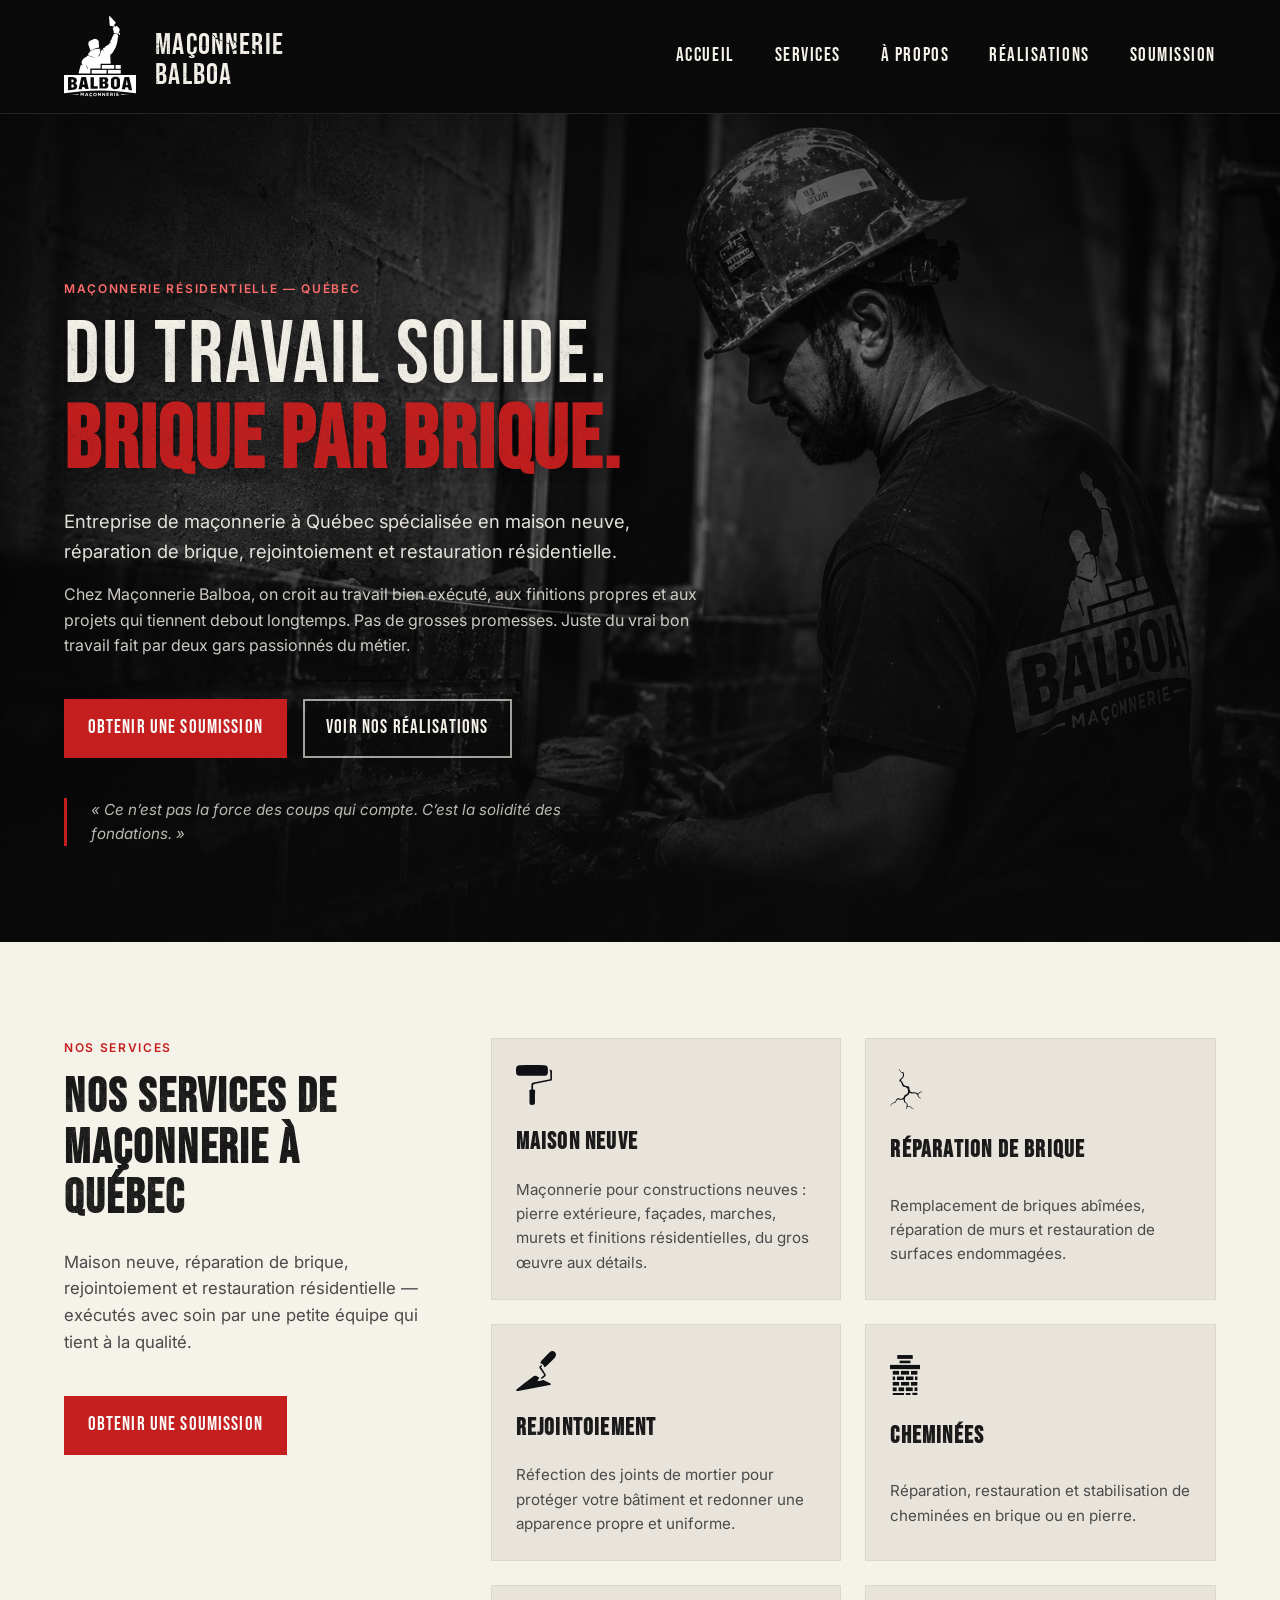
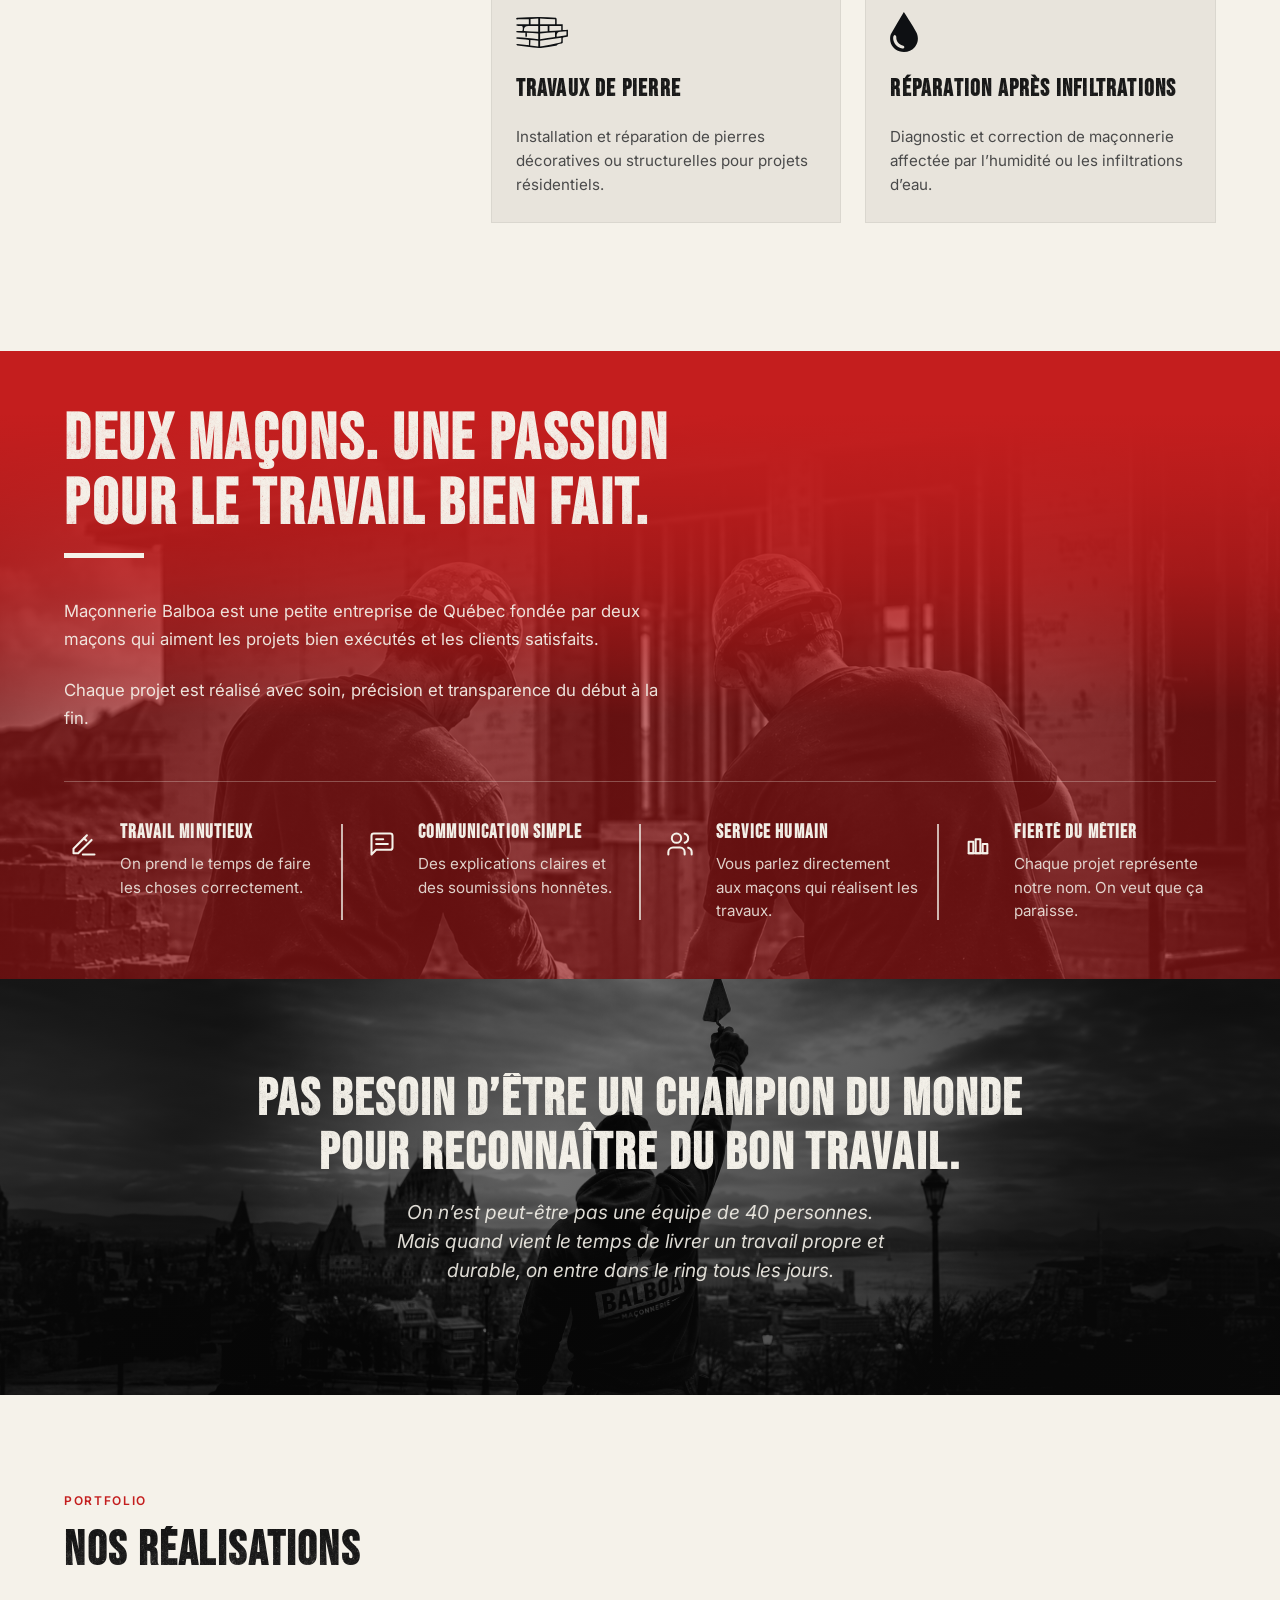
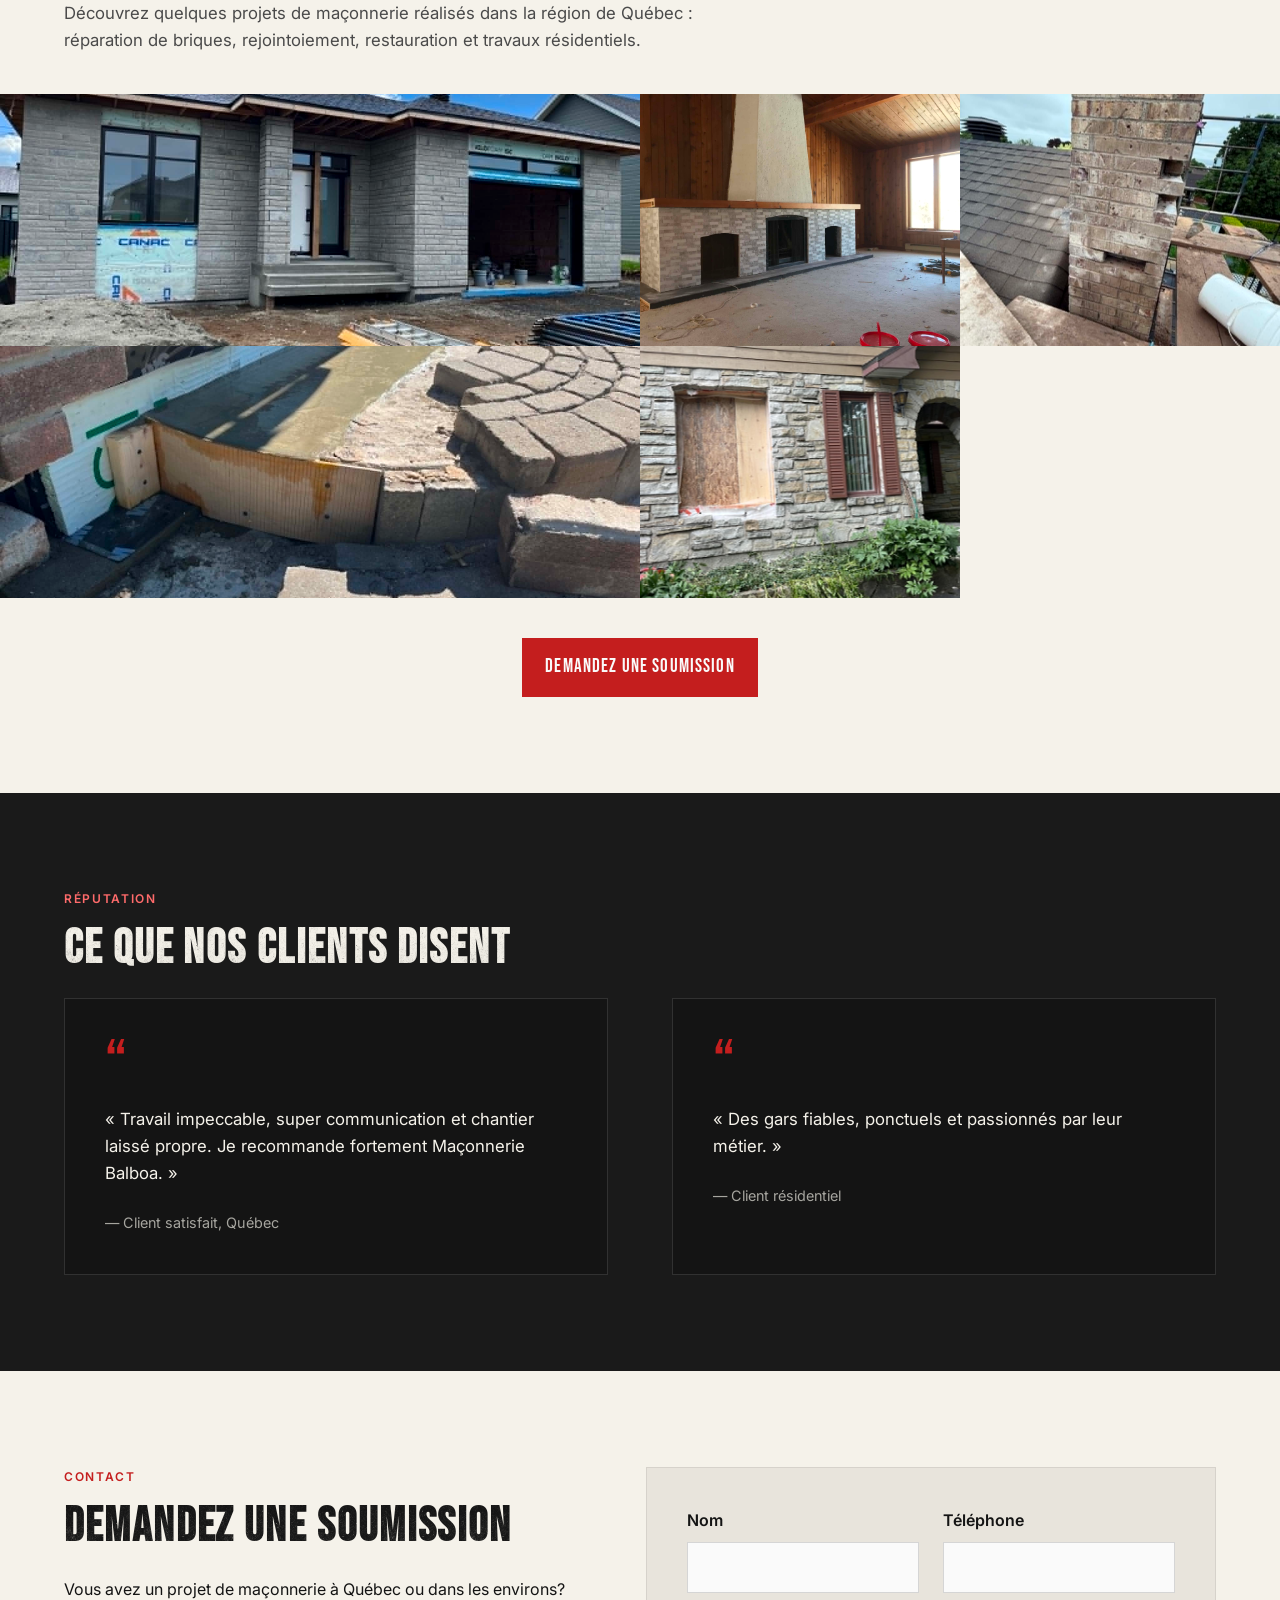
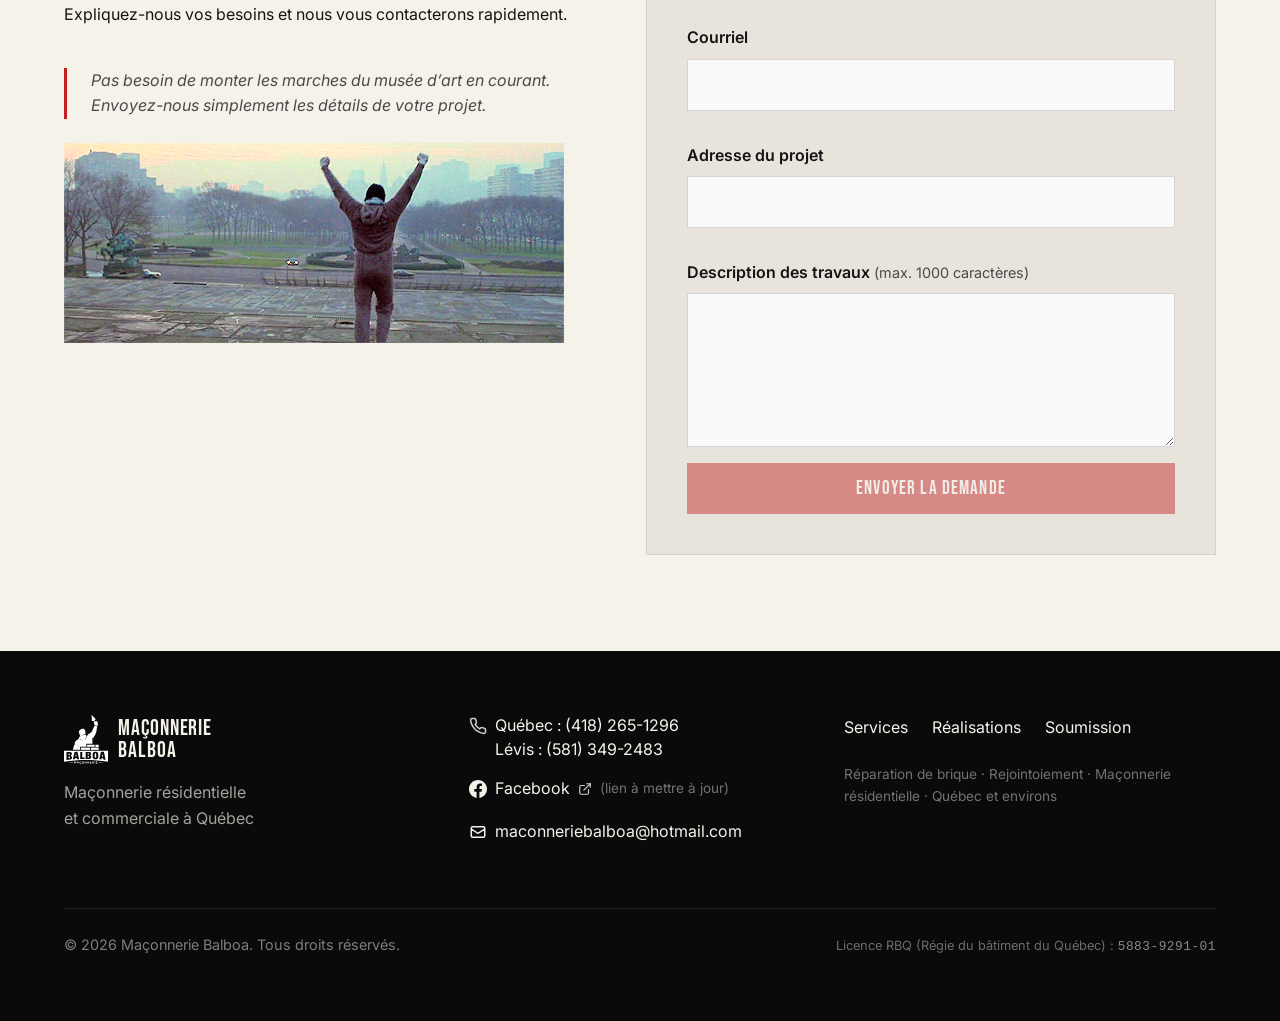
<file: index.html>
<!DOCTYPE html>
<html lang="fr-CA">
<head>
  <meta charset="utf-8">
  <meta name="viewport" content="width=device-width, initial-scale=1">
  <title>Maçonnerie Balboa | Réparation de brique et rejointoiement à Québec</title>
  <meta name="description" content="Maçonnerie Balboa offre des services de réparation de brique, rejointoiement, cheminée et maçonnerie résidentielle à Québec. Travail soigné et soumissions rapides.">
  <link rel="canonical" href="https://balboa-maconnerie.vercel.app/">
  <meta property="og:type" content="website">
  <meta property="og:locale" content="fr_CA">
  <meta property="og:title" content="Maçonnerie Balboa | Réparation de brique et rejointoiement à Québec">
  <meta property="og:description" content="Maçonnerie Balboa offre des services de réparation de brique, rejointoiement, cheminée et maçonnerie résidentielle à Québec. Travail soigné et soumissions rapides.">
  <meta property="og:url" content="https://balboa-maconnerie.vercel.app/">
  <meta property="og:image" content="https://balboa-maconnerie.vercel.app/assets/mockup-reference.png">
  <meta name="twitter:card" content="summary_large_image">
  <meta name="twitter:title" content="Maçonnerie Balboa | Maçonnerie résidentielle à Québec">
  <meta name="twitter:description" content="Réparation de brique, rejointoiement, cheminée et petits travaux résidentiels à Québec.">
  <meta name="theme-color" content="#0a0a0a">
  <link rel="preconnect" href="https://fonts.googleapis.com">
  <link rel="preconnect" href="https://fonts.gstatic.com" crossorigin>
  <link href="https://fonts.googleapis.com/css2?family=Bebas+Neue&family=Inter:wght@400;500;600;700&display=swap" rel="stylesheet">
  <link rel="stylesheet" href="/styles.css">
  <link rel="icon" href="/assets/icon.svg" type="image/svg+xml">
  <!-- Google tag (gtag.js) — Google Analytics 4 -->
  <script async src="https://www.googletagmanager.com/gtag/js?id=G-XB6FB8KQ03"></script>
  <script>
    window.dataLayer = window.dataLayer || [];
    function gtag(){dataLayer.push(arguments);}
    gtag('js', new Date());
    gtag('config', 'G-XB6FB8KQ03');
  </script>
  <script type="application/ld+json">
  {
    "@context": "https://schema.org",
    "@type": "LocalBusiness",
    "name": "Maçonnerie Balboa",
    "description": "Entreprise de maçonnerie à Québec : réparation de brique, rejointoiement, restauration de cheminée et petits travaux résidentiels.",
    "url": "https://balboa-maconnerie.vercel.app/",
    "image": "https://balboa-maconnerie.vercel.app/assets/mockup-reference.png",
    "telephone": ["+1-418-265-1296", "+1-581-349-2483"],
    "email": "maconneriebalboa@hotmail.com",
    "address": {
      "@type": "PostalAddress",
      "addressLocality": "Québec",
      "addressRegion": "QC",
      "addressCountry": "CA"
    },
    "areaServed": { "@type": "City", "name": "Québec" },
    "priceRange": "$$",
    "openingHoursSpecification": {
      "@type": "OpeningHoursSpecification",
      "dayOfWeek": ["Monday", "Tuesday", "Wednesday", "Thursday", "Friday"],
      "opens": "07:00",
      "closes": "17:00"
    }
  }
  </script>
</head>
<body>
  <a class="skip-link" href="#contenu-principal">Aller au contenu</a>

  <header class="site-header" id="accueil">
    <div class="site-header__inner layout">
      <a class="site-logo" href="#accueil" aria-label="Maçonnerie Balboa — accueil">
        <img src="/assets/logo.svg" alt="" width="72" height="81" decoding="async">
        <span class="site-logo__text crack">Maçonnerie<br>Balboa</span>
      </a>
      <button class="nav-toggle" type="button" aria-expanded="false" aria-controls="site-nav" data-nav-toggle>
        <span class="nav-toggle__bar" aria-hidden="true"></span>
        <span class="nav-toggle__bar" aria-hidden="true"></span>
        <span class="nav-toggle__bar" aria-hidden="true"></span>
        <span class="visually-hidden">Menu</span>
      </button>
      <nav class="site-nav" id="site-nav" aria-label="Navigation principale" data-site-nav>
        <ul class="site-nav__list">
          <li><a href="#accueil">Accueil</a></li>
          <li><a href="#services">Services</a></li>
          <li><a href="#a-propos">À propos</a></li>
          <li><a href="#realisations">Réalisations</a></li>
          <li><a href="#soumission">Soumission</a></li>
        </ul>
      </nav>
    </div>
  </header>

  <main id="contenu-principal">
    <section class="hero" aria-labelledby="hero-tagline">
      <div class="hero__media" role="img" aria-label="Maçon au travail sur un mur de brique, photographie en noir et blanc."></div>
      <div class="hero__overlay"></div>
      <div class="hero__bottom">
        <div class="hero__content layout">
          <h1 class="visually-hidden">Maçonnerie Balboa</h1>
          <p class="eyebrow eyebrow--on-dark">Maçonnerie résidentielle — Québec</p>
          <p id="hero-tagline" class="hero__lines">
            <span class="hero__line">Du travail solide.</span>
            <span class="hero__line hero__line--accent">Brique par brique.</span>
          </p>
          <p class="hero__lead">Entreprise de maçonnerie à Québec spécialisée en maison neuve, réparation de brique, rejointoiement et restauration résidentielle.</p>
          <p class="hero__text">Chez Maçonnerie Balboa, on croit au travail bien exécuté, aux finitions propres et aux projets qui tiennent debout longtemps. Pas de grosses promesses. Juste du vrai bon travail fait par deux gars passionnés du métier.</p>
          <div class="hero__actions">
            <a class="btn btn--primary" href="#soumission">Obtenir une soumission</a>
            <a class="btn btn--ghost" href="#realisations">Voir nos réalisations</a>
          </div>
          <blockquote class="hero__quote">
            <p>«&nbsp;Ce n’est pas la force des coups qui compte. C’est la solidité des fondations.&nbsp;»</p>
          </blockquote>
        </div>
      </div>
    </section>

    <section class="section section--cream" id="services" aria-labelledby="services-heading">
      <div class="services-split layout">
        <div class="services-split__intro">
          <p class="eyebrow">Nos services</p>
          <h2 id="services-heading" class="section__title">Nos services de maçonnerie à Québec</h2>
          <p class="section__lead">Maison neuve, réparation de brique, rejointoiement et restauration résidentielle — exécutés avec soin par une petite équipe qui tient à la qualité.</p>
          <a class="btn btn--primary" href="#soumission">Obtenir une soumission</a>
        </div>
        <ul class="service-grid">
          <li class="service-card">
            <span class="service-card__icon" aria-hidden="true">
              <img src="/assets/__icon_renovation.svg" alt="" width="40" height="40" loading="lazy" decoding="async">
            </span>
            <h3 class="service-card__title">Maison neuve</h3>
            <p>Maçonnerie pour constructions neuves&nbsp;: pierre extérieure, façades, marches, murets et finitions résidentielles, du gros œuvre aux détails.</p>
          </li>
          <li class="service-card">
            <span class="service-card__icon" aria-hidden="true">
              <img src="/assets/__icon_reparation.svg" alt="" width="40" height="40" loading="lazy" decoding="async">
            </span>
            <h3 class="service-card__title">Réparation de brique</h3>
            <p>Remplacement de briques abîmées, réparation de murs et restauration de surfaces endommagées.</p>
          </li>
          <li class="service-card">
            <span class="service-card__icon" aria-hidden="true">
              <img src="/assets/__icon_joint.svg" alt="" width="40" height="40" loading="lazy" decoding="async">
            </span>
            <h3 class="service-card__title">Rejointoiement</h3>
            <p>Réfection des joints de mortier pour protéger votre bâtiment et redonner une apparence propre et uniforme.</p>
          </li>
          <li class="service-card">
            <span class="service-card__icon" aria-hidden="true">
              <img src="/assets/__icon_chemine.svg" alt="" width="40" height="40" loading="lazy" decoding="async">
            </span>
            <h3 class="service-card__title">Cheminées</h3>
            <p>Réparation, restauration et stabilisation de cheminées en brique ou en pierre.</p>
          </li>
          <li class="service-card">
            <span class="service-card__icon" aria-hidden="true">
              <img src="/assets/__icon_maconnerie.svg" alt="" width="40" height="40" loading="lazy" decoding="async">
            </span>
            <h3 class="service-card__title">Travaux de pierre</h3>
            <p>Installation et réparation de pierres décoratives ou structurelles pour projets résidentiels.</p>
          </li>
          <li class="service-card">
            <span class="service-card__icon" aria-hidden="true">
              <img src="/assets/__icon_infiltration.svg" alt="" width="40" height="40" loading="lazy" decoding="async">
            </span>
            <h3 class="service-card__title">Réparation après infiltrations</h3>
            <p>Diagnostic et correction de maçonnerie affectée par l’humidité ou les infiltrations d’eau.</p>
          </li>
        </ul>
      </div>
    </section>

    <div class="about-band" id="a-propos">
      <svg
        class="about-band__grunge-top"
        viewBox="0 0 1920 1080"
        preserveAspectRatio="xMidYMax meet"
        aria-hidden="true"
      >
        <use href="/assets/grunge.svg"></use>
      </svg>
      <div class="about-band__body">
        <div class="about-band__bg" aria-hidden="true"></div>
        <div class="about-band__overlay" aria-hidden="true"></div>
        <div class="layout about-band__layout">
          <section class="about-showcase" aria-labelledby="about-heading">
            <div class="about-showcase__intro">
              <h2 id="about-heading" class="section__title section__title--on-dark about-showcase__title">Deux maçons. Une passion pour le travail bien fait.</h2>
              <p class="about-showcase__rule" aria-hidden="true"></p>
              <div class="about-showcase__prose">
                <p>Maçonnerie Balboa est une petite entreprise de Québec fondée par deux maçons qui aiment les projets bien exécutés et les clients satisfaits.</p>
                <p>Chaque projet est réalisé avec soin, précision et transparence du début à la fin.</p>
              </div>
            </div>

            <ul class="about-pillars">
              <li class="about-pillar">
                <div class="about-pillar__row">
                  <span class="about-pillar__icon" aria-hidden="true">
                    <svg viewBox="0 0 24 24" width="28" height="28" fill="none" stroke="currentColor" stroke-width="1.75" stroke-linecap="round" stroke-linejoin="round">
                      <path d="M14.5 4.5 3 16v4h4L18.5 8.5" />
                      <path d="m12 7 2 2" />
                      <path d="M11 21h10" />
                    </svg>
                  </span>
                  <div class="about-pillar__main">
                    <h3 class="about-pillar__heading">Travail minutieux</h3>
                    <p class="about-pillar__text">On prend le temps de faire les choses correctement.</p>
                  </div>
                </div>
              </li>
              <li class="about-pillar">
                <div class="about-pillar__row">
                  <span class="about-pillar__icon" aria-hidden="true">
                    <svg viewBox="0 0 24 24" width="28" height="28" fill="none" stroke="currentColor" stroke-width="1.75" stroke-linecap="round" stroke-linejoin="round">
                      <path d="M21 15a2 2 0 0 1-2 2H7l-4 4V5a2 2 0 0 1 2-2h14a2 2 0 0 1 2 2z" />
                      <path d="M13 8H7" />
                      <path d="M17 12H7" />
                    </svg>
                  </span>
                  <div class="about-pillar__main">
                    <h3 class="about-pillar__heading">Communication simple</h3>
                    <p class="about-pillar__text">Des explications claires et des soumissions honnêtes.</p>
                  </div>
                </div>
              </li>
              <li class="about-pillar">
                <div class="about-pillar__row">
                  <span class="about-pillar__icon" aria-hidden="true">
                    <svg viewBox="0 0 24 24" width="28" height="28" fill="none" stroke="currentColor" stroke-width="1.75" stroke-linecap="round" stroke-linejoin="round">
                      <path d="M16 21v-2a4 4 0 0 0-4-4H6a4 4 0 0 0-4 4v2" />
                      <circle cx="9" cy="7" r="4" />
                      <path d="M22 21v-2a4 4 0 0 0-3-3.87" />
                      <path d="M16 3.13a4 4 0 0 1 0 7.75" />
                    </svg>
                  </span>
                  <div class="about-pillar__main">
                    <h3 class="about-pillar__heading">Service humain</h3>
                    <p class="about-pillar__text">Vous parlez directement aux maçons qui réalisent les travaux.</p>
                  </div>
                </div>
              </li>
              <li class="about-pillar">
                <div class="about-pillar__row">
                  <span class="about-pillar__icon" aria-hidden="true">
                    <svg viewBox="0 0 24 24" width="28" height="28" fill="none" stroke="currentColor" stroke-width="1.75" stroke-linecap="round" stroke-linejoin="round">
                      <path d="M4 10h4v10H4z" />
                      <path d="M10 8h4v12h-4z" />
                      <path d="M16 12h4v8h-4z" />
                      <path d="M4 20h16" />
                    </svg>
                  </span>
                  <div class="about-pillar__main">
                    <h3 class="about-pillar__heading">Fierté du métier</h3>
                    <p class="about-pillar__text">Chaque projet représente notre nom. On veut que ça paraisse.</p>
                  </div>
                </div>
              </li>
            </ul>
          </section>
        </div>
      </div>
    </div>

    <section class="quote-banner" aria-labelledby="quote-banner-heading">
      <div class="quote-banner__bg" role="presentation"></div>
      <div class="quote-banner__overlay"></div>
      <div class="quote-banner__content layout">
        <h2 id="quote-banner-heading" class="quote-banner__title">Pas besoin d’être un champion du monde pour reconnaître du bon travail.</h2>
        <p class="quote-banner__lead">On n’est peut-être pas une équipe de 40&nbsp;personnes. Mais quand vient le temps de livrer un travail propre et durable, on entre dans le ring tous les jours.</p>
      </div>
    </section>

    <section class="section section--cream" id="realisations" aria-labelledby="gallery-heading">
      <div class="layout layout--narrow-top">
        <p class="eyebrow">Portfolio</p>
        <h2 id="gallery-heading" class="section__title">Nos réalisations</h2>
        <p class="section__lead">Découvrez quelques projets de maçonnerie réalisés dans la région de Québec&nbsp;: réparation de briques, rejointoiement, restauration et travaux résidentiels.</p>
      </div>
      <div class="gallery-masonry" data-gallery aria-live="polite"></div>
      <div class="layout layout--center">
        <a class="btn btn--primary" href="#soumission">Demandez une soumission</a>
      </div>
    </section>

    <section class="section section--charcoal" id="temoignages" aria-labelledby="testimonials-heading">
      <div class="layout">
        <p class="eyebrow eyebrow--on-dark">Réputation</p>
        <h2 id="testimonials-heading" class="section__title section__title--on-dark">Ce que nos clients disent</h2>
        <div class="testimonials">
          <figure class="testimonial">
            <blockquote>
              <p>«&nbsp;Travail impeccable, super communication et chantier laissé propre. Je recommande fortement Maçonnerie Balboa.&nbsp;»</p>
            </blockquote>
            <figcaption>— Client satisfait, Québec</figcaption>
          </figure>
          <figure class="testimonial">
            <blockquote>
              <p>«&nbsp;Des gars fiables, ponctuels et passionnés par leur métier.&nbsp;»</p>
            </blockquote>
            <figcaption>— Client résidentiel</figcaption>
          </figure>
        </div>
      </div>
    </section>

    <section class="section section--cream section--contact" id="soumission" aria-labelledby="contact-heading">
      <div class="contact-split layout">
        <div class="contact-split__intro">
          <p class="eyebrow">Contact</p>
          <h2 id="contact-heading" class="section__title">Demandez une soumission</h2>
          <p>Vous avez un projet de maçonnerie à Québec ou dans les environs? Expliquez-nous vos besoins et nous vous contacterons rapidement.</p>
          <blockquote class="contact-note">
            <p>Pas besoin de monter les marches du musée d’art en courant. Envoyez-nous simplement les détails de votre projet.</p>
          </blockquote>
          <p class="contact-split__hint" aria-hidden="true">
            <img
              class="contact-split__hint-img"
              src="/assets/run.gif"
              alt=""
              width="500"
              height="200"
              loading="lazy"
              decoding="async"
              title="Clin d’œil discret"
            >
          </p>
        </div>
        <form
          class="contact-form"
          id="contact-form"
          method="post"
          novalidate
          data-contact-form
        >
          <input type="hidden" name="access_key" value="3933ffdd-5aa5-4175-8410-ee56ccc372ca">
          <input type="hidden" name="subject" value="🧱 Demande de soumission — Maçonnerie Balboa">
          <input type="hidden" name="from_name" value="Formulaire de contact — Maçonnerie Balboa">
          <input type="checkbox" name="botcheck" class="honeypot" tabindex="-1" aria-hidden="true" value="">
          <div class="form-grid">
            <div class="field">
              <label for="contact-name">Nom</label>
              <input id="contact-name" name="name" type="text" autocomplete="name" required maxlength="120">
            </div>
            <div class="field">
              <label for="contact-phone">Téléphone</label>
              <input id="contact-phone" name="phone" type="tel" autocomplete="tel" required maxlength="40">
            </div>
            <div class="field field--full">
              <label for="contact-email">Courriel</label>
              <input id="contact-email" name="email" type="email" autocomplete="email" required maxlength="120">
            </div>
            <div class="field field--full">
              <label for="contact-address">Adresse du projet</label>
              <input id="contact-address" name="projectAddress" type="text" autocomplete="address-line1" required maxlength="200">
            </div>
            <div class="field field--full">
              <label for="contact-description">Description des travaux <span class="label-hint">(max. 1000 caractères)</span></label>
              <textarea id="contact-description" name="description" rows="5" required maxlength="1000" minlength="1"></textarea>
            </div>
          </div>
          <p class="form-status" role="status" aria-live="polite" data-form-status hidden></p>
          <button type="submit" class="btn btn--primary btn--block">Envoyer la demande</button>
        </form>
      </div>
    </section>
  </main>

  <footer class="site-footer">
    <div class="site-footer__grid layout">
      <div class="site-footer__brand">
        <a class="site-logo site-logo--footer" href="#accueil">
          <img src="/assets/logo.svg" alt="" width="44" height="50" decoding="async">
          <span class="site-logo__text">Maçonnerie<br>Balboa</span>
        </a>
        <p class="site-footer__tagline">Maçonnerie résidentielle<br>et commerciale à Québec</p>
      </div>
      <div class="site-footer__contact">
        <h2 class="visually-hidden">Coordonnées</h2>
        <ul class="site-footer__list">
          <li class="site-footer__phones">
            <span class="site-footer__phones-icon" aria-hidden="true">
              <svg class="site-footer__icon site-footer__icon--stroke" width="18" height="18" viewBox="0 0 24 24" focusable="false">
                <path d="M22 16.92v3a2 2 0 0 1-2.18 2 19.79 19.79 0 0 1-8.63-3.07 19.5 19.5 0 0 1-6-6 19.79 19.79 0 0 1-3.07-8.67A2 2 0 0 1 4.11 2h3a2 2 0 0 1 2 1.72 12.84 12.84 0 0 0 .7 2.81 2 2 0 0 1-.45 2.11L8.09 9.91a16 16 0 0 0 6 6l1.27-1.27a2 2 0 0 1 2.11-.45 12.84 12.84 0 0 0 2.81.7A2 2 0 0 1 22 16.92z"/>
              </svg>
            </span>
            <a href="tel:+14182651296" class="site-footer__phones-link">Québec&nbsp;: (418) 265-1296</a>
            <a href="tel:+15813492483" class="site-footer__phones-link">Lévis&nbsp;: (581) 349-2483</a>
          </li>
          <li class="site-footer__row">
            <a href="https://www.facebook.com/" class="site-footer__link-inline" rel="noopener noreferrer" target="_blank">
              <svg class="site-footer__icon" width="18" height="18" viewBox="0 0 24 24" aria-hidden="true" focusable="false">
                <path fill="currentColor" d="M24 12.073C24 5.446 18.627 0 12 0S0 5.446 0 12.073c0 5.99 4.388 10.954 10.125 11.854v-8.385H7.078v-3.47h3.047V9.43c0-3.007 1.792-4.669 4.533-4.669 1.312 0 2.686.235 2.686.235v2.953H15.83c-1.491 0-1.956.925-1.956 1.874v2.25h3.328l-.532 3.47h-2.796v8.385C19.612 23.027 24 18.062 24 12.073z"/>
              </svg>
              <span>Facebook</span>
              <svg class="site-footer__icon site-footer__icon--small site-footer__icon--stroke" width="14" height="14" viewBox="0 0 24 24" aria-hidden="true" focusable="false">
                <path d="M18 13v6a2 2 0 0 1-2 2H5a2 2 0 0 1-2-2V8a2 2 0 0 1 2-2h6"/>
                <path d="M15 3h6v6"/>
                <path d="M10 14 21 3"/>
              </svg>
            </a>
            <span class="muted">(lien à mettre à jour)</span>
          </li>
          <li>
            <a href="mailto:maconneriebalboa@hotmail.com" class="site-footer__link-inline">
              <svg class="site-footer__icon site-footer__icon--stroke" width="18" height="18" viewBox="0 0 24 24" fill="none" aria-hidden="true" focusable="false">
                <path d="M3 8l7.89 5.26a2 2 0 002.22 0L21 8M5 19h14a2 2 0 002-2V7a2 2 0 00-2-2H5a2 2 0 00-2 2v10a2 2 0 002 2z"/>
              </svg>
              <span>maconneriebalboa@hotmail.com</span>
            </a>
          </li>
        </ul>
      </div>
      <div class="site-footer__links">
        <h2 class="visually-hidden">Liens rapides</h2>
        <ul class="site-footer__list site-footer__list--inline">
          <li><a href="#services">Services</a></li>
          <li><a href="#realisations">Réalisations</a></li>
          <li><a href="#soumission">Soumission</a></li>
        </ul>
        <p class="site-footer__seo">Réparation de brique · Rejointoiement · Maçonnerie résidentielle · Québec et environs</p>
      </div>
    </div>
    <div class="site-footer__bottom layout">
      <p>© <span data-year></span> Maçonnerie Balboa. Tous droits réservés.</p>
      <p class="site-footer__rbq">Licence RBQ (Régie du bâtiment du Québec)&nbsp;: <span class="site-footer__rbq-placeholder">5883-9291-01</span></p>
    </div>
  </footer>

  <div class="lightbox" id="lightbox-dialog" role="dialog" aria-modal="true" aria-label="Agrandissement de la photo" hidden data-lightbox>
    <div class="lightbox__backdrop" data-lightbox-close tabindex="-1"></div>
    <div class="lightbox__content">
      <figure class="lightbox__figure">
        <button type="button" class="lightbox__close" data-lightbox-close aria-label="Fermer">&times;</button>
        <img src="[data-uri]" alt="" class="lightbox__img" width="483" height="292" data-lightbox-img>
      </figure>
      <p class="lightbox__caption" data-lightbox-caption></p>
    </div>
  </div>

  <script src="/script.js" defer></script>
</body>
</html>
</file>
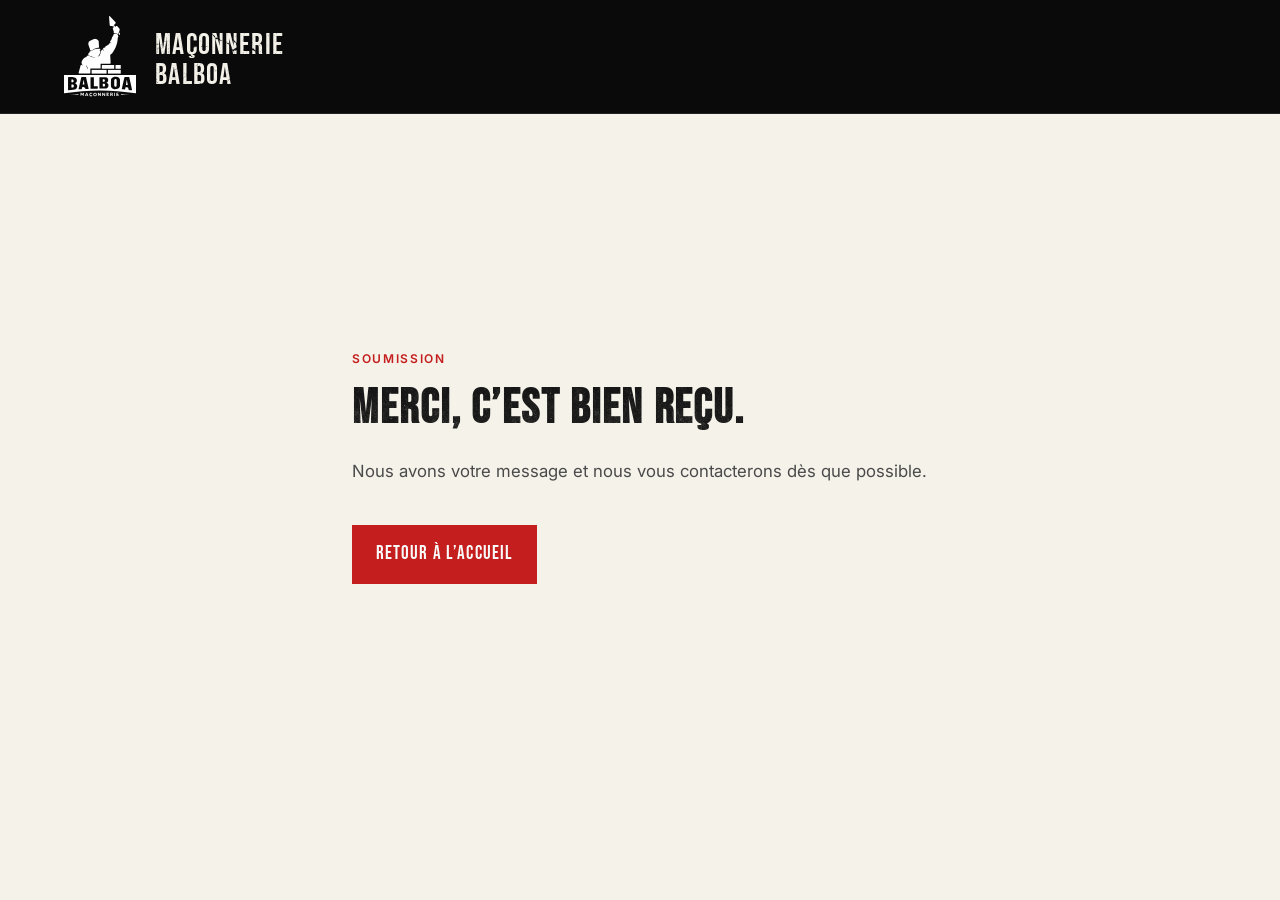
<file: merci.html>
<!DOCTYPE html>
<html lang="fr-CA">
<head>
  <meta charset="utf-8">
  <meta name="viewport" content="width=device-width, initial-scale=1">
  <meta name="robots" content="noindex">
  <title>Merci — Maçonnerie Balboa</title>
  <meta name="description" content="Votre demande de soumission a bien été envoyée.">
  <meta name="theme-color" content="#0a0a0a">
  <link rel="preconnect" href="https://fonts.googleapis.com">
  <link rel="preconnect" href="https://fonts.gstatic.com" crossorigin>
  <link href="https://fonts.googleapis.com/css2?family=Bebas+Neue&family=Inter:wght@400;500;600;700&display=swap" rel="stylesheet">
  <link rel="stylesheet" href="/styles.css">
  <link rel="icon" href="/assets/icon.svg" type="image/svg+xml">
  <!-- Google tag (gtag.js) — Google Analytics 4 -->
  <script async src="https://www.googletagmanager.com/gtag/js?id=G-XB6FB8KQ03"></script>
  <script>
    window.dataLayer = window.dataLayer || [];
    function gtag(){dataLayer.push(arguments);}
    gtag('js', new Date());
    gtag('config', 'G-XB6FB8KQ03');
  </script>
</head>
<body>
  <header class="site-header">
    <div class="site-header__inner layout">
      <a class="site-logo" href="/" aria-label="Maçonnerie Balboa — accueil">
        <img src="/assets/logo.svg" alt="" width="72" height="81" decoding="async">
        <span class="site-logo__text crack">Maçonnerie<br>Balboa</span>
      </a>
    </div>
  </header>

  <main class="section section--cream thank-you-page" id="contenu-principal">
    <div class="layout thank-you-page__inner">
      <p class="eyebrow">Soumission</p>
      <h1 class="section__title">Merci, c’est bien reçu.</h1>
      <p class="thank-you-page__lead">Nous avons votre message et nous vous contacterons dès que possible.</p>
      <p class="thank-you-page__actions">
        <a class="btn btn--primary" href="/">Retour à l’accueil</a>
      </p>
    </div>
  </main>
</body>
</html>
</file>
<file: styles.css>
/* Maçonnerie Balboa — thème cinéma / chantier, mobile-first */
:root {
  --black: #0a0a0a;
  --charcoal: #1a1a1a;
  --graphite: #2a2a2a;
  --cream: #f5f2ea;
  --cream-muted: #e8e4dc;
  --white: #fafafa;
  --accent: #c41e1e;
  --accent-hover: #a01818;
  --text: #141414;
  --text-muted: #4a4a4a;
  --focus: #ffd166;
  --font-display: "Bebas Neue", "Impact", system-ui, sans-serif;
  --font-body: Inter, system-ui, -apple-system, "Segoe UI", Roboto, sans-serif;
  --space-xs: 0.5rem;
  --space-sm: 1rem;
  --space-md: 1.5rem;
  --space-lg: 2.5rem;
  --space-xl: 4rem;
  --space-2xl: clamp(3rem, 8vw, 6rem);
  --radius: 0;
  --shadow-soft: 0 18px 50px rgba(0, 0, 0, 0.35);
  --max: 72rem;
}

*,
*::before,
*::after {
  box-sizing: border-box;
}

html {
  scroll-behavior: smooth;
  overflow-x: clip;
}

@media (prefers-reduced-motion: reduce) {
  html {
    scroll-behavior: auto;
  }

  *,
  *::before,
  *::after {
    animation-duration: 0.01ms !important;
    animation-iteration-count: 1 !important;
    transition-duration: 0.01ms !important;
  }
}

body {
  margin: 0;
  font-family: var(--font-body);
  font-size: 1rem;
  line-height: 1.6;
  color: var(--text);
  background: var(--cream);
}

img {
  max-width: 100%;
  height: auto;
  display: block;
}

a {
  color: inherit;
  text-decoration-thickness: 1px;
  text-underline-offset: 0.2em;
}

a:hover {
  color: var(--accent);
}

:focus-visible {
  outline: 3px solid var(--focus);
  outline-offset: 2px;
}

.skip-link {
  position: absolute;
  left: -9999px;
  top: 0.75rem;
  padding: 0.5rem 1rem;
  background: var(--accent);
  color: var(--white);
  z-index: 1000;
}

.skip-link:focus {
  left: 0.75rem;
}

.visually-hidden {
  position: absolute;
  width: 1px;
  height: 1px;
  padding: 0;
  margin: -1px;
  overflow: hidden;
  clip: rect(0, 0, 0, 0);
  white-space: nowrap;
  border: 0;
}

code {
  font-size: 0.85em;
  background: rgba(0, 0, 0, 0.06);
  padding: 0.1em 0.35em;
}

.layout {
  width: min(100% - var(--space-md) * 2, var(--max));
  margin-inline: auto;
}

.layout--narrow-top {
  margin-bottom: var(--space-lg);
}

.layout--center {
  text-align: center;
  margin-top: var(--space-lg);
}

/* Header */
.site-header {
  position: sticky;
  top: 0;
  z-index: 50;
  background: var(--black);
  border-bottom: 1px solid rgba(255, 255, 255, 0.1);
}

.site-header__inner {
  display: flex;
  align-items: center;
  justify-content: space-between;
  gap: var(--space-md);
  padding-block: var(--space-sm);
}

.site-logo {
  display: flex;
  align-items: center;
  gap: 0.65rem;
  text-decoration: none;
  color: var(--cream);
}

.site-logo img {
  filter: brightness(0) invert(1);
  flex-shrink: 0;
}

.site-header .site-logo img {
  width: 72px;
  height: auto;
}

.site-logo__text {
  font-family: var(--font-display);
  font-size: clamp(1.15rem, 2.5vw, 1.35rem);
  line-height: 1;
  letter-spacing: 0.04em;
  text-transform: uppercase;
}

.site-header .site-logo {
  gap: 1.2rem;
}

.site-header .site-logo__text {
  font-size: clamp(1.45rem, 3.1vw, 1.85rem);
  letter-spacing: 0.04em;
  margin-top: 0.5rem;
}

.nav-toggle {
  display: flex;
  flex-direction: column;
  justify-content: center;
  gap: 6px;
  width: 44px;
  height: 44px;
  padding: 0;
  border: 1px solid rgba(255, 255, 255, 0.25);
  background: transparent;
  color: var(--cream);
  cursor: pointer;
}

.nav-toggle__bar {
  display: block;
  height: 2px;
  width: 22px;
  margin-inline: auto;
  background: currentColor;
}

@media (min-width: 768px) {
  .nav-toggle {
    display: none;
  }
}

.site-nav {
  position: fixed;
  inset: 0;
  top: 4.5rem;
  left: 0;
  right: 0;
  bottom: 0;
  background: var(--black);
  padding: var(--space-lg);
  transform: translateX(100%);
  transition: transform 0.25s ease;
  z-index: 60;
}

.site-nav.is-open {
  transform: translateX(0);
}

@media (min-width: 768px) {
  .site-nav {
    position: static;
    inset: auto;
    padding: 0;
    transform: none;
    background: transparent;
  }
}

.site-nav__list {
  list-style: none;
  margin: 0;
  padding: 0;
  display: flex;
  flex-direction: column;
  gap: var(--space-md);
}

@media (min-width: 768px) {
  .site-nav__list {
    flex-direction: row;
    gap: var(--space-lg);
    align-items: center;
  }
}

.site-nav a {
  font-family: var(--font-display);
  letter-spacing: 0.08em;
  text-transform: uppercase;
  font-size: 1.25rem;
  color: var(--cream);
  text-decoration: none;
}

@media (min-width: 768px) {
  .site-nav a {
    font-size: 1.2rem;
  }
}

.site-nav a:hover {
  color: var(--accent);
}

/* Hero */
.hero {
  position: relative;
  min-height: min(92vh, 52rem);
  display: flex;
  flex-direction: column;
  color: var(--cream);
  isolation: isolate;
}

.hero__bottom {
  flex: 1 1 auto;
  display: flex;
  flex-direction: column;
  justify-content: flex-end;
  position: relative;
  z-index: 1;
  min-height: 0;
}

.hero__media {
  position: absolute;
  inset: 0;
  z-index: 0;
  background-color: var(--black);
  background-image: url("/assets/hero.jpg");
  background-size: cover;
  background-position: left center;
  background-repeat: no-repeat;
  filter: grayscale(1) contrast(1.08);
}

.hero__overlay {
  position: absolute;
  inset: 0;
  z-index: 0;
  background: linear-gradient(
    180deg,
    rgba(10, 10, 10, 0.55) 0%,
    rgba(10, 10, 10, 0.35) 35%,
    rgba(10, 10, 10, 0.92) 100%
  );
}

.hero__content {
  position: relative;
  z-index: 1;
  padding-block: var(--space-2xl);
}

.eyebrow {
  font-size: 0.75rem;
  font-weight: 600;
  letter-spacing: 0.14em;
  text-transform: uppercase;
  color: var(--accent);
  margin: 0 0 var(--space-sm);
}

.eyebrow--on-dark {
  color: #ff6b6b;
}

.hero__lines {
  margin: 0 0 var(--space-md);
  display: flex;
  flex-direction: column;
  gap: 0.1rem;
}

.hero__line {
  font-family: var(--font-display);
  font-size: clamp(2.75rem, 10vw, 5.5rem);
  line-height: 0.95;
  letter-spacing: 0.02em;
  text-transform: uppercase;
  text-shadow: 0 4px 28px rgba(0, 0, 0, 0.55);
}

.hero__line--accent {
  color: var(--accent);
  font-weight: 900;
}

.hero__lead {
  font-size: clamp(1rem, 2.4vw, 1.15rem);
  max-width: 38rem;
  margin: 0 0 var(--space-sm);
  color: rgba(245, 242, 234, 0.92);
}

.hero__text {
  max-width: 40rem;
  margin: 0 0 var(--space-lg);
  color: rgba(245, 242, 234, 0.82);
}

.hero__actions {
  display: flex;
  flex-wrap: wrap;
  gap: var(--space-sm);
  margin-bottom: var(--space-lg);
}

.hero__quote {
  margin: 0;
  max-width: 36rem;
  font-style: italic;
  font-size: 0.95rem;
  color: rgba(245, 242, 234, 0.75);
  border-left: 3px solid var(--accent);
  padding-left: var(--space-md);
}

.hero__quote p {
  margin: 0;
}

/* Buttons */
.btn {
  display: inline-flex;
  align-items: center;
  justify-content: center;
  gap: 0.35rem;
  min-height: 48px;
  padding: 0.75rem 1.35rem;
  font-family: var(--font-display);
  font-size: 1.2rem;
  letter-spacing: 0.06em;
  text-transform: uppercase;
  text-decoration: none;
  border: 2px solid transparent;
  border-radius: var(--radius);
  cursor: pointer;
  transition: background 0.2s ease, color 0.2s ease, border-color 0.2s ease;
}

.btn--primary {
  background: var(--accent);
  color: var(--white);
  border-color: var(--accent);
}

.btn--primary:hover {
  background: var(--accent-hover);
  border-color: var(--accent-hover);
  color: var(--white);
}

.btn--primary:disabled {
  opacity: 0.45;
  cursor: not-allowed;
}

.btn--primary:disabled:hover {
  background: var(--accent);
  border-color: var(--accent);
  color: var(--white);
}

.btn--ghost {
  background: transparent;
  color: var(--cream);
  border-color: rgba(245, 242, 234, 0.65);
}

.btn--ghost:hover {
  border-color: var(--cream);
  color: var(--cream);
}

.btn--block {
  width: 100%;
}

/* Sections */
.section {
  padding-block: var(--space-2xl);
}

.section--cream {
  background: var(--cream);
}

.section--charcoal {
  background: var(--charcoal);
  color: var(--cream);
}

.section--tight {
  padding-block: var(--space-lg);
}

.section__title {
  font-family: var(--font-display);
  font-size: clamp(2rem, 5vw, 3rem);
  letter-spacing: 0.04em;
  text-transform: uppercase;
  line-height: 1.05;
  margin: 0 0 var(--space-md);
}

.section__title--on-dark {
  color: var(--cream);
}

/* Texture pierre / briques sur les titres (luminance mask) */
@supports ((-webkit-mask-image: url("")) or (mask-image: url(""))) {
  .hero__line,
  .section__title,
  .service-card__title,
  .quote-banner__title,
  .about-pillar__heading,
  .grit {
    -webkit-mask-image: url("/assets/grit.png");
    mask-image: url("/assets/grit.png");
    -webkit-mask-size: 80px 80px;
    mask-size: 80px 80px;
    -webkit-mask-repeat: repeat;
    mask-repeat: repeat;
    -webkit-mask-position: 0 0;
    mask-position: 0 0;
    mask-mode: luminance;
  }

  .crack {
    -webkit-mask-image: url("/assets/crack.jpg");
    mask-image: url("/assets/crack.jpg");
    -webkit-mask-size: 220px 220px;
    mask-size: 220px 220px;
    -webkit-mask-repeat: repeat;
    mask-repeat: repeat;
    -webkit-mask-position: -50% 0;
    mask-position: -50% 0;
    mask-mode: luminance;
  }
}

.section__lead {
  margin: 0 0 var(--space-lg);
  max-width: 44rem;
  color: var(--text-muted);
  font-size: 1.05rem;
}

/* Services split */
.services-split {
  display: grid;
  gap: var(--space-xl);
}

@media (min-width: 960px) {
  .services-split {
    grid-template-columns: minmax(14rem, 1fr) minmax(0, 2fr);
    align-items: start;
  }
}

.service-grid {
  list-style: none;
  margin: 0;
  padding: 0;
  display: grid;
  gap: var(--space-md);
}

@media (min-width: 600px) {
  .service-grid {
    grid-template-columns: repeat(2, 1fr);
  }
}

.service-card {
  background: var(--cream-muted);
  border: 1px solid rgba(0, 0, 0, 0.06);
  padding: var(--space-md);
  display: grid;
  gap: var(--space-sm);
  transition: box-shadow 0.2s ease, transform 0.2s ease;
}

.service-card:hover {
  box-shadow: var(--shadow-soft);
  transform: translateY(-2px);
}

@media (prefers-reduced-motion: reduce) {
  .service-card:hover {
    transform: none;
  }
}

.service-card__icon {
  color: var(--charcoal);
  display: flex;
  align-items: center;
  min-height: 2.75rem;
}

.service-card__icon img {
  height: 2.5rem;
  width: auto;
  max-width: 3.25rem;
  object-fit: contain;
  display: block;
  /* Icônes SVG noires → teinte proche de --charcoal (#1a1a1a) */
  filter: brightness(0) saturate(100%) invert(9%) sepia(18%) saturate(280%) hue-rotate(168deg) brightness(0.93) contrast(1.06);
  transition: filter 0.2s ease;
}

.service-card:hover .service-card__icon img {
  filter: brightness(0) saturate(100%) invert(10%) sepia(45%) saturate(900%) hue-rotate(325deg) brightness(0.9) contrast(1.08);
}

@media (prefers-reduced-motion: reduce) {
  .service-card__icon img {
    transition: none;
  }
}

.service-card__title {
  font-family: var(--font-display);
  font-size: 1.5rem;
  letter-spacing: 0.05em;
  text-transform: uppercase;
  margin: 0;
}

.service-card p {
  margin: 0;
  color: var(--text-muted);
  font-size: 0.95rem;
}

/* À propos — bande rouge, photo complice en fond */
.about-band {
  position: relative;
  margin-top: 2rem;
  --about-photo-fade-end: 58%;
}

/* Contour grunge — SVG pleine largeur, moitié derrière le bloc rouge */
.about-band__grunge-top {
  position: absolute;
  top: 0;
  left: 50%;
  width: 120vw;
  max-width: none;
  aspect-ratio: 1920 / 1080;
  height: auto;
  transform: translate(-50%, -32%);
  z-index: 0;
  pointer-events: none;
  display: block;
  fill: var(--accent);
}

/* La couleur se propage dans le SVG référencé via <use> */
.about-band__grunge-top use {
  fill: inherit;
}

.about-band__body {
  position: relative;
  z-index: 1;
  color: var(--cream);
  padding-block: clamp(2rem, 5vw, 3.5rem);
}

.about-band__bg {
  position: absolute;
  inset: 0;
  z-index: 1;
  background-color: var(--accent);
}

.about-band__bg::after {
  content: "";
  position: absolute;
  inset: 0;
  background-image: url("/assets/complice.jpg");
  background-size: cover;
  background-position: center top;
  background-repeat: no-repeat;
  filter: grayscale(0.15) contrast(1.05);
  -webkit-mask-image: linear-gradient(
    to bottom,
    transparent 0%,
    transparent 10%,
    rgba(0, 0, 0, 0.14) 22%,
    rgba(0, 0, 0, 0.35) 36%,
    rgba(0, 0, 0, 0.68) 48%,
    #000 var(--about-photo-fade-end)
  );
  mask-image: linear-gradient(
    to bottom,
    transparent 0%,
    transparent 10%,
    rgba(0, 0, 0, 0.14) 22%,
    rgba(0, 0, 0, 0.35) 36%,
    rgba(0, 0, 0, 0.68) 48%,
    #000 var(--about-photo-fade-end)
  );
}

.about-band__overlay {
  position: absolute;
  inset: 0;
  z-index: 2;
  /* Vertical, même logique que le masque photo — évite la ligne visible à droite (135deg) */
  background: linear-gradient(
    to bottom,
    rgba(196, 30, 30, 0.76) 0%,
    rgba(196, 30, 30, 0.72) 10%,
    rgba(190, 29, 29, 0.68) 22%,
    rgba(180, 27, 27, 0.64) 36%,
    rgba(160, 24, 24, 0.62) 58%,
    rgba(160, 24, 24, 0.62) 100%
  );
}

.about-band__layout {
  position: relative;
  z-index: 3;
}

.about-showcase {
  display: flex;
  flex-direction: column;
  gap: clamp(2rem, 5vw, 3rem);
}

.about-showcase__intro {
  max-width: 44rem;
}

.about-showcase__title,
.about-showcase__prose {
  position: relative;
  z-index: 1;
}

.about-showcase__title {
  font-size: clamp(2.55rem, 5.8vw, 4rem);
  letter-spacing: 0.04em;
  margin: 0;
  line-height: 1.02;
  color: var(--cream);
}

.about-showcase__rule {
  width: clamp(3rem, 14vw, 5rem);
  height: 5px;
  margin: var(--space-sm) 0 var(--space-lg);
  background: var(--cream);
  border-radius: 0;
  box-shadow: none;
}

.about-showcase__prose p {
  margin: 0 0 var(--space-md);
  max-width: 38rem;
  font-size: 1.05rem;
  line-height: 1.65;
  color: rgba(245, 242, 234, 0.92);
}

.about-showcase__prose p:last-child {
  margin-bottom: 0;
}

.about-pillars {
  list-style: none;
  margin: 0;
  padding: clamp(1.5rem, 4vw, 2.5rem) 0 0;
  border-top: 1px solid rgba(245, 242, 234, 0.28);
  display: grid;
  gap: var(--space-lg);
  --about-pillars-col-gap: var(--space-lg);
}

.about-pillar {
  position: relative;
}

@media (min-width: 640px) and (max-width: 1099px) {
  .about-pillars {
    grid-template-columns: repeat(2, minmax(0, 1fr));
    gap: var(--space-xl) var(--space-lg);
    --about-pillars-col-gap: var(--space-lg);
  }

  .about-pillar:nth-child(2n-1)::after {
    content: "";
    position: absolute;
    top: 0.15rem;
    bottom: 0.15rem;
    width: 2px;
    right: calc(-0.5 * var(--about-pillars-col-gap));
    transform: translateX(50%);
    background: rgba(249, 249, 249, 0.22);
  }
}

@media (min-width: 1100px) {
  .about-pillars {
    grid-template-columns: repeat(4, minmax(0, 1fr));
    gap: var(--space-lg);
    --about-pillars-col-gap: var(--space-lg);
  }

  .about-pillar:not(:nth-child(4n))::after {
    content: "";
    position: absolute;
    top: 0.15rem;
    bottom: 0.15rem;
    width: 2px;
    right: calc(-0.5 * var(--about-pillars-col-gap));
    transform: translateX(50%);
    background: rgba(245, 242, 234, 0.737);
  }
}

.about-pillar__row {
  display: flex;
  gap: var(--space-sm);
  align-items: flex-start;
}

.about-pillar__icon {
  flex-shrink: 0;
  display: flex;
  align-items: center;
  justify-content: center;
  width: 2.5rem;
  height: 2.5rem;
  margin-top: 0.15rem;
  color: var(--cream);
}

.about-pillar__heading {
  font-family: var(--font-display);
  font-size: 1.2rem;
  letter-spacing: 0.06em;
  text-transform: uppercase;
  margin: 0 0 var(--space-xs);
  line-height: 1.15;
  color: var(--cream);
}

.about-pillar__text {
  margin: 0;
  font-size: 0.95rem;
  line-height: 1.55;
  color: rgba(245, 242, 234, 0.85);
}

/* Quote banner */
.quote-banner {
  position: relative;
  min-height: clamp(18rem, 45vw, 26rem);
  display: grid;
  align-items: center;
  color: var(--cream);
  text-align: center;
  overflow: hidden;
}

.quote-banner__bg {
  position: absolute;
  inset: 0;
  background-color: var(--black);
  background-image: url("/assets/champion.png");
  background-position: center 12%;
  background-size: cover;
  background-repeat: no-repeat;
  filter: grayscale(1) contrast(1.05);
  transform: scale(1.2) translateY(3.5%);
  transform-origin: center center;
}

.quote-banner__overlay {
  position: absolute;
  inset: 0;
  background: linear-gradient(
    125deg,
    rgba(10, 10, 10, 0.82) 0%,
    rgba(10, 10, 10, 0.58) 42%,
    rgba(10, 10, 10, 0.88) 100%
  );
}

.quote-banner__content {
  position: relative;
  z-index: 1;
  padding-block: var(--space-xl);
}

.quote-banner__title {
  font-family: var(--font-display);
  font-size: clamp(1.75rem, 5vw, 3.25rem);
  letter-spacing: 0.04em;
  text-transform: uppercase;
  line-height: 1.05;
  margin: 0 auto var(--space-sm);
  max-width: 52rem;
}

.quote-banner__lead {
  margin: 0 auto 1rem;
  max-width: 44rem;
  font-size: clamp(1rem, 2.2vw, 1.2rem);
  font-style: italic;
  line-height: 1.5;
  color: rgba(245, 242, 234, 0.9);
}

@media (min-width: 768px) {
  .quote-banner__lead {
    max-width: 32rem;
  }
}

.quote-banner__text {
  margin: 0 auto;
  max-width: 40rem;
  color: rgba(245, 242, 234, 0.85);
  font-size: 1.05rem;
}

/* Gallery — mur de briques (pleine largeur, images jointives) */
.gallery-masonry {
  display: grid;
  gap: 0;
  width: 100%;
  padding: 0;
}

.gallery-masonry__item {
  margin: 0;
  min-height: 0;
}

.gallery-masonry__trigger {
  all: unset;
  display: block;
  position: relative;
  cursor: zoom-in;
  box-sizing: border-box;
  width: 100%;
  height: 100%;
  min-height: 14rem;
  overflow: hidden;
}

.gallery-masonry__trigger:hover .gallery-masonry__media img,
.gallery-masonry__trigger:focus-visible .gallery-masonry__media img {
  filter: contrast(1.06) saturate(1.05);
}

.gallery-masonry__trigger:focus-visible {
  outline: 3px solid var(--focus);
  outline-offset: -3px;
  z-index: 1;
}

.gallery-masonry__media {
  position: relative;
  width: 100%;
  height: 100%;
  min-height: inherit;
}

.gallery-masonry__media img {
  width: 100%;
  height: 100%;
  min-height: 14rem;
  object-fit: cover;
  filter: contrast(1.03);
  transition: filter 0.25s ease;
}

.gallery-masonry__caption {
  position: absolute;
  inset-inline: 0;
  bottom: 0;
  padding: 2rem 1rem 0.85rem;
  font-size: 0.875rem;
  font-weight: 500;
  line-height: 1.35;
  text-align: left;
  color: var(--white);
  background: linear-gradient(
    to top,
    rgba(10, 10, 10, 0.82) 0%,
    rgba(10, 10, 10, 0.45) 55%,
    transparent 100%
  );
  opacity: 0;
  transform: translateY(0.35rem);
  transition: opacity 0.28s ease, transform 0.28s ease;
  pointer-events: none;
}

.gallery-masonry__trigger:hover .gallery-masonry__caption,
.gallery-masonry__trigger:focus-visible .gallery-masonry__caption {
  opacity: 1;
  transform: translateY(0);
}

@media (prefers-reduced-motion: reduce) {
  .gallery-masonry__caption {
    transform: none;
    transition: opacity 0.15s ease;
  }
}

@media (min-width: 768px) {
  .gallery-masonry {
    grid-template-columns: repeat(12, 1fr);
    grid-template-rows: repeat(2, minmax(11rem, 28vh));
    grid-auto-flow: dense;
    grid-auto-rows: 0;
    overflow: hidden;
  }

  .gallery-masonry__item {
    grid-row: var(--gallery-row, auto);
    grid-column: span var(--gallery-col-span, 12);
    min-height: 0;
  }

  .gallery-masonry__trigger {
    min-height: 0;
    height: 100%;
  }

  .gallery-masonry__media,
  .gallery-masonry__media img {
    min-height: 0;
    height: 100%;
  }
}

/* Testimonials */
.testimonials {
  display: grid;
  gap: var(--space-xl);
}

@media (min-width: 768px) {
  .testimonials {
    grid-template-columns: repeat(2, 1fr);
  }
}

.testimonial {
  margin: 0;
  padding: var(--space-lg);
  border: 1px solid rgba(255, 255, 255, 0.12);
  background: rgba(0, 0, 0, 0.25);
}

.testimonial blockquote {
  margin: 0;
  position: relative;
}

.testimonial blockquote::before {
  content: "“";
  font-family: var(--font-display);
  font-size: 4rem;
  line-height: 0.8;
  color: var(--accent);
  display: block;
}

.testimonial p {
  margin: var(--space-sm) 0 0;
  font-size: 1.05rem;
}

.testimonial figcaption {
  margin-top: var(--space-md);
  font-size: 0.9rem;
  color: rgba(245, 242, 234, 0.65);
}

/* Contact */
.contact-split {
  display: grid;
  gap: var(--space-xl);
}

@media (min-width: 900px) {
  .contact-split {
    grid-template-columns: 1fr 1.1fr;
    align-items: start;
  }
}

.contact-note {
  margin: var(--space-lg) 0 0;
  font-style: italic;
  color: var(--text-muted);
  border-left: 3px solid var(--accent);
  padding-left: var(--space-md);
}

.contact-note p {
  margin: 0;
}

.contact-split__hint {
  margin-top: var(--space-md);
}

.contact-split__hint-img {
  display: block;
  max-width: min(100%, 680px);
  height: auto;
}

.honeypot {
  position: absolute;
  left: -9999px;
  height: 0;
  width: 0;
  opacity: 0;
  pointer-events: none;
}

.contact-form {
  position: relative;
  background: var(--cream-muted);
  border: 1px solid rgba(0, 0, 0, 0.08);
  padding: var(--space-lg);
}

@media (max-width: 767px) {
  #soumission {
    overflow-x: clip;
  }

  .contact-form {
    width: 100vw;
    max-width: 100vw;
    margin-inline: calc(50% - 50vw);
    padding: var(--space-sm) var(--space-md);
    border-inline: none;
    box-sizing: border-box;
  }
}

.form-grid {
  display: grid;
  gap: var(--space-md);
}

@media (min-width: 640px) {
  .form-grid {
    grid-template-columns: repeat(2, 1fr);
  }

  .field--full {
    grid-column: 1 / -1;
  }
}

.field label {
  display: block;
  font-weight: 600;
  margin-bottom: var(--space-xs);
}

.label-hint {
  font-weight: 400;
  color: var(--text-muted);
  font-size: 0.9rem;
}

.field input,
.field textarea {
  width: 100%;
  padding: 0.75rem 0.85rem;
  font: inherit;
  border: 1px solid rgba(0, 0, 0, 0.15);
  border-radius: var(--radius);
  background: var(--white);
  color: var(--text);
  margin-bottom: var(--space-xs);
}

.field input:disabled,
.field textarea:disabled {
  opacity: 0.55;
  cursor: not-allowed;
}

.field textarea {
  resize: vertical;
  min-height: 8rem;
}

.field-help {
  margin: var(--space-xs) 0 0;
  font-size: 0.85rem;
  color: var(--text-muted);
}

.form-status {
  margin: var(--space-md) 0 0;
  font-weight: 500;
}

.form-status[data-state="ok"] {
  color: #1b6e3b;
}

.form-status[data-state="err"] {
  color: var(--accent);
}

/* Footer */
.site-footer {
  background: var(--black);
  color: rgba(245, 242, 234, 0.85);
  padding-block: var(--space-xl);
}

.site-footer a {
  color: var(--cream);
  text-decoration: none;
}

.site-footer a:hover {
  color: var(--accent);
}

.site-footer__link-inline {
  display: inline-flex;
  align-items: center;
  gap: 0.5rem;
  vertical-align: middle;
}

.site-footer__phones {
  display: grid;
  grid-template-columns: 18px 1fr;
  column-gap: 0.5rem;
  row-gap: 0.15rem;
  align-items: center;
}

.site-footer__phones-icon {
  grid-column: 1;
  grid-row: 1 / -1;
  align-self: center;
  line-height: 0;
}

.site-footer__phones-link {
  grid-column: 2;
  line-height: 1.35;
}

.site-footer__row {
  display: flex;
  flex-wrap: wrap;
  align-items: center;
  gap: 0.35rem 0.5rem;
}

.site-footer__icon {
  flex-shrink: 0;
  display: block;
  color: inherit;
}

.site-footer__icon--stroke {
  fill: none;
  stroke: currentColor;
  stroke-width: 2;
  stroke-linecap: round;
  stroke-linejoin: round;
}

.site-footer__icon--small {
  opacity: 0.85;
}

.site-footer__grid {
  display: grid;
  gap: var(--space-xl);
}

@media (min-width: 768px) {
  .site-footer__grid {
    grid-template-columns: 1.1fr 1fr 1.2fr;
    align-items: start;
  }
}

.site-logo--footer {
  color: var(--cream);
}

.site-footer__tagline {
  margin: var(--space-sm) 0 0;
  color: rgba(245, 242, 234, 0.65);
}

.site-footer__list {
  list-style: none;
  margin: 0;
  padding: 0;
  display: grid;
  gap: var(--space-sm);
}

.site-footer__list--inline {
  display: flex;
  flex-wrap: wrap;
  gap: var(--space-md);
}

.site-footer__seo {
  margin-top: var(--space-md);
  font-size: 0.85rem;
  color: rgba(245, 242, 234, 0.45);
}

.muted {
  color: rgba(245, 242, 234, 0.45);
  font-size: 0.85rem;
}

.site-footer__bottom {
  display: flex;
  flex-wrap: wrap;
  justify-content: space-between;
  align-items: baseline;
  column-gap: var(--space-md);
  row-gap: var(--space-xs);
  margin-top: var(--space-xl);
  padding-top: var(--space-md);
  border-top: 1px solid rgba(255, 255, 255, 0.1);
  font-size: 0.9rem;
  color: rgba(245, 242, 234, 0.5);
}

.site-footer__bottom p {
  margin: 0;
}

.site-footer__rbq {
  flex: 0 1 auto;
  max-width: min(100%, 26rem);
  font-size: 0.8rem;
  line-height: 1.45;
  color: rgba(245, 242, 234, 0.42);
  text-align: right;
}

.site-footer__rbq-placeholder {
  display: inline-block;
  white-space: nowrap;
  font-family: ui-monospace, SFMono-Regular, Menlo, Monaco, Consolas, "Liberation Mono", "Courier New", monospace;
  letter-spacing: 0.04em;
  color: rgba(245, 242, 234, 0.55);
}

@media (max-width: 520px) {
  .site-footer__bottom {
    flex-direction: column;
    align-items: stretch;
  }

  .site-footer__rbq {
    max-width: none;
    text-align: left;
  }
}

/* Lightbox */
.lightbox {
  position: fixed;
  inset: 0;
  z-index: 200;
  display: grid;
  place-items: center;
  padding: var(--space-md);
}

.lightbox[hidden] {
  display: none;
}

.lightbox__backdrop {
  position: absolute;
  inset: 0;
  background: rgba(10, 10, 10, 0.72);
  cursor: pointer;
}

.lightbox__content {
  position: relative;
  z-index: 1;
  display: flex;
  flex-direction: column;
  align-items: center;
  gap: var(--space-sm);
  width: min(96vw, 56rem);
  max-height: calc(100vh - var(--space-md) * 2);
}

.lightbox__figure {
  position: relative;
  margin: 0;
  width: 100%;
  max-height: calc(100vh - 6rem);
}

.lightbox__img {
  display: block;
  width: 100%;
  height: auto;
  max-height: calc(100vh - 6rem);
  object-fit: contain;
}

.lightbox__caption {
  margin: 0;
  max-width: 40rem;
  font-size: 0.95rem;
  line-height: 1.45;
  text-align: center;
  color: rgba(245, 242, 234, 0.92);
}

.lightbox__close {
  position: absolute;
  top: 0.5rem;
  right: 0.5rem;
  z-index: 2;
  display: flex;
  align-items: center;
  justify-content: center;
  width: 2.75rem;
  height: 2.75rem;
  padding: 0;
  border: none;
  background: transparent;
  color: var(--white);
  font-size: 2.25rem;
  font-weight: 300;
  line-height: 1;
  cursor: pointer;
  text-shadow: 0 1px 8px rgba(0, 0, 0, 0.65);
}

.lightbox__close:hover {
  opacity: 0.85;
}

.lightbox__close:focus-visible {
  outline: 3px solid var(--focus);
  outline-offset: 2px;
}

#accueil,
#services,
#a-propos,
#realisations,
#temoignages,
#soumission {
  scroll-margin-top: 5.5rem;
}

/* Page remerciement (merci.html) */
.thank-you-page__inner {
  max-width: 36rem;
  min-height: min(70vh, 32rem);
  display: flex;
  flex-direction: column;
  justify-content: center;
}

.thank-you-page__lead {
  margin: 0 0 var(--space-lg);
  font-size: 1.05rem;
  color: var(--text-muted);
}

.thank-you-page__actions {
  margin: 0;
}
</file>
